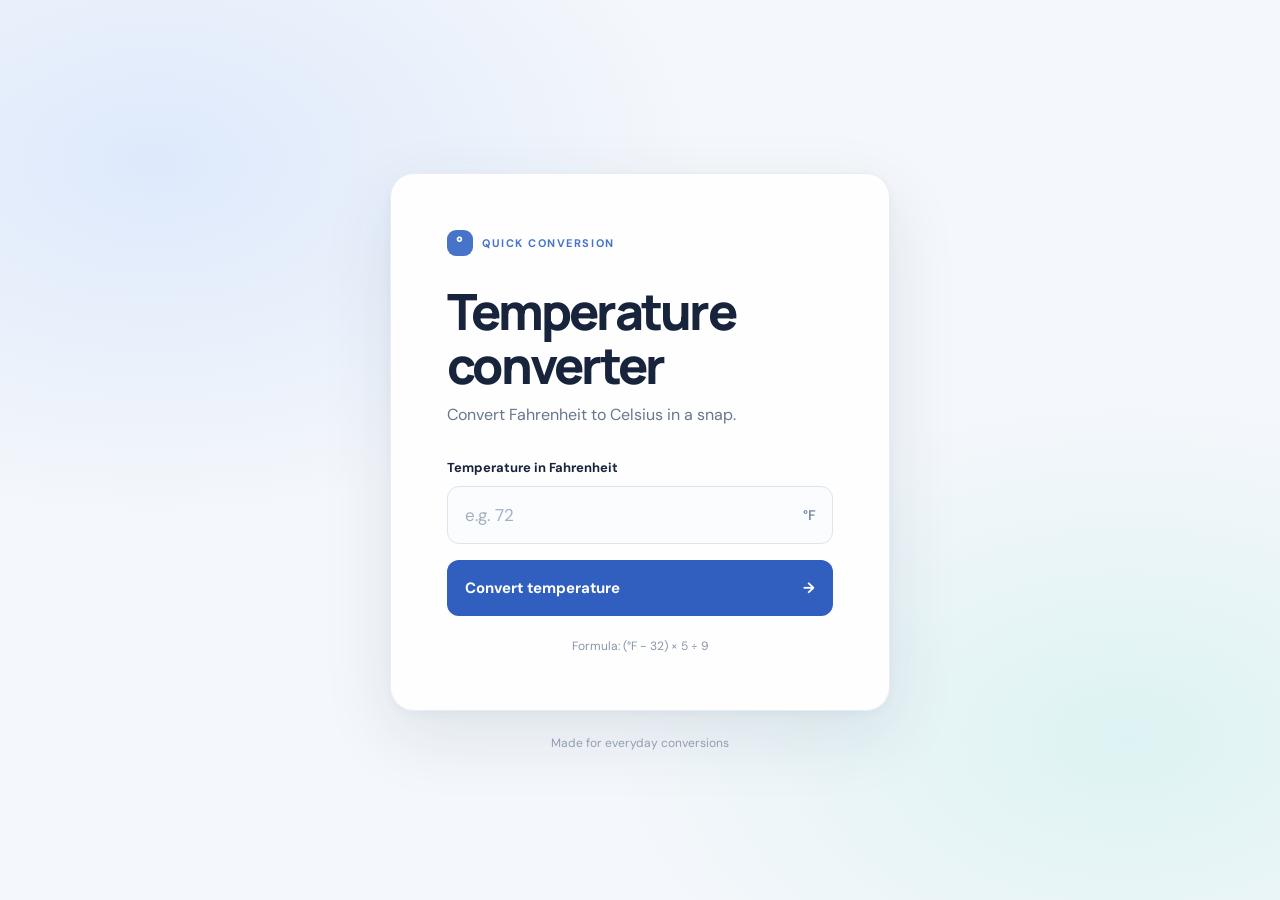
<file: index.html>
<!doctype html>
<html lang="en">
<head>
  <meta charset="utf-8">
  <meta name="viewport" content="width=device-width, initial-scale=1">
  <meta name="theme-color" content="#f4f7fb">
  <meta name="description" content="A simple Fahrenheit to Celsius temperature converter.">
  <title>Temperature Converter</title>
  <link rel="stylesheet" href="./static/style.css">
</head>
<body>
  <main class="page-shell">
    <section class="converter-card" aria-labelledby="page-title">
      <div class="eyebrow"><span class="thermometer" aria-hidden="true">°</span> QUICK CONVERSION</div>
      <h1 id="page-title">Temperature<br>converter</h1>
      <p class="intro">Convert Fahrenheit to Celsius in a snap.</p>

      <form id="converter-form" novalidate>
        <label for="fahrenheit">Temperature in Fahrenheit</label>
        <div class="input-row">
          <input type="number" id="fahrenheit" name="fahrenheit" placeholder="e.g. 72" step="any" inputmode="decimal" required>
          <span class="unit" aria-hidden="true">°F</span>
        </div>
        <button type="submit">Convert temperature <span aria-hidden="true">→</span></button>
      </form>

      <p class="result" id="result" role="status" aria-live="polite" hidden></p>
      <p class="formula">Formula: (°F − 32) × 5 ÷ 9</p>
    </section>
    <footer>Made for everyday conversions</footer>
  </main>
  <script>
    const form = document.getElementById('converter-form');
    const input = document.getElementById('fahrenheit');
    const result = document.getElementById('result');

    form.addEventListener('submit', (event) => {
      event.preventDefault();
      const fahrenheit = input.value.trim();
      if (fahrenheit === '' || !Number.isFinite(Number(fahrenheit))) {
        result.textContent = 'Please enter a valid temperature.';
        result.className = 'result error';
        result.hidden = false;
        input.focus();
        return;
      }

      const celsius = (Number(fahrenheit) - 32) * 5 / 9;
      result.textContent = `${celsius.toFixed(2)} °C`;
      result.className = 'result';
      result.hidden = false;
    });
  </script>
</body>
</html>
</file>
<file: static/style.css>
@import url('https://fonts.googleapis.com/css2?family=DM+Sans:wght@400;500;600;700&family=Manrope:wght@500;600;700;800&display=swap');

:root {
  color-scheme: light;
  font-family: 'DM Sans', sans-serif;
  color: #17243b;
  background: #f4f7fb;
  font-synthesis: none;
  text-rendering: optimizeLegibility;
  -webkit-font-smoothing: antialiased;
  -moz-osx-font-smoothing: grayscale;
}

* { box-sizing: border-box; }

body {
  min-width: 320px;
  min-height: 100vh;
  margin: 0;
  background:
    radial-gradient(ellipse at 12% 18%, rgba(119, 170, 255, .18), transparent 34%),
    radial-gradient(ellipse at 88% 82%, rgba(102, 220, 199, .16), transparent 32%),
    #f4f7fb;
}

.page-shell {
  min-height: 100vh;
  display: flex;
  flex-direction: column;
  align-items: center;
  justify-content: center;
  padding: 48px 20px 24px;
}

.converter-card {
  width: min(100%, 500px);
  padding: clamp(30px, 7vw, 56px);
  background: rgba(255, 255, 255, .94);
  border: 1px solid #e8edf5;
  border-radius: 24px;
  box-shadow: 0 24px 70px rgba(34, 57, 91, .10), 0 3px 10px rgba(34, 57, 91, .04);
}

.eyebrow {
  display: flex;
  align-items: center;
  gap: 9px;
  color: #4774c8;
  font-size: 11px;
  font-weight: 700;
  letter-spacing: .14em;
}

.thermometer {
  display: inline-grid;
  width: 26px;
  height: 26px;
  place-items: center;
  border-radius: 9px;
  color: #fff;
  background: #4774c8;
  font-size: 19px;
  line-height: 1;
}

h1 {
  margin: 28px 0 12px;
  font-family: 'Manrope', sans-serif;
  font-size: clamp(36px, 8vw, 50px);
  font-weight: 800;
  letter-spacing: -.055em;
  line-height: 1.08;
}

.intro { margin: 0 0 34px; color: #68768b; font-size: 16px; }

label { display: block; margin-bottom: 10px; font-size: 13px; font-weight: 700; }

.input-row { position: relative; }

input {
  width: 100%;
  height: 58px;
  padding: 0 58px 0 17px;
  border: 1px solid #dce4ef;
  border-radius: 12px;
  outline: none;
  background: #fbfcfe;
  color: #17243b;
  font: inherit;
  font-size: 17px;
  transition: border-color .2s, box-shadow .2s;
}

input::placeholder { color: #a4afbf; }
input:focus { border-color: #527fd0; box-shadow: 0 0 0 4px rgba(82, 127, 208, .14); }

.unit { position: absolute; top: 50%; right: 17px; color: #7d8ba0; font-size: 14px; font-weight: 600; transform: translateY(-50%); }

button {
  width: 100%;
  min-height: 56px;
  display: flex;
  justify-content: space-between;
  align-items: center;
  margin-top: 16px;
  padding: 0 18px;
  border: 0;
  border-radius: 12px;
  background: #315fc0;
  color: #fff;
  font: inherit;
  font-size: 15px;
  font-weight: 700;
  cursor: pointer;
  transition: background .2s, transform .2s;
}

button:hover { background: #254fa7; }
button:active { transform: translateY(1px); }
button:focus-visible { outline: 3px solid #8eaff1; outline-offset: 3px; }

.result {
  margin: 22px 0 0;
  padding: 16px;
  border-radius: 12px;
  background: #edf5ff;
  color: #2456a5;
  font-family: 'Manrope', sans-serif;
  font-size: 23px;
  font-weight: 800;
  text-align: center;
}

.result.error { background: #fff1f0; color: #a63831; font-family: 'DM Sans', sans-serif; font-size: 15px; }
.formula { margin: 22px 0 0; color: #8995a7; font-size: 12px; text-align: center; }
footer { margin-top: 24px; color: #929eaf; font-size: 12px; text-align: center; }

@media (max-width: 420px) {
  .page-shell { padding: 24px 14px; }
  .converter-card { border-radius: 18px; }
  .intro { font-size: 14px; }
}
</file>
